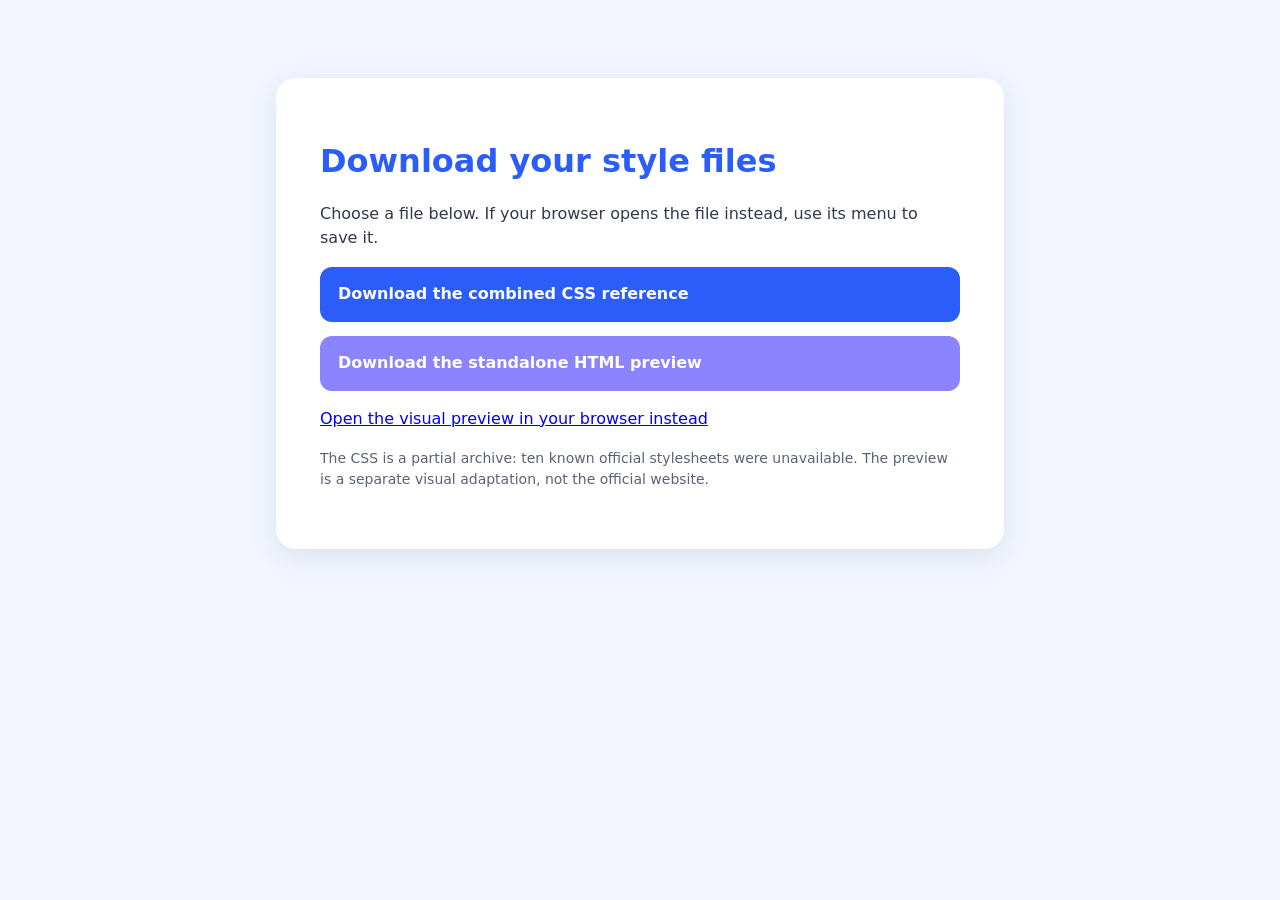
<file: clones/umamusume.com/DOWNLOAD.html>
<!doctype html>
<html lang="en">
<head>
<meta charset="utf-8">
<meta name="viewport" content="width=device-width, initial-scale=1">
<title>Download the Umamusume style files</title>
<style>
body{font:16px/1.55 system-ui,sans-serif;color:#32384d;background:#f3f6ff;margin:0;padding:24px}main{max-width:640px;margin:6vh auto;background:white;border-radius:20px;padding:clamp(24px,6vw,44px);box-shadow:0 8px 30px #2233681c}h1{line-height:1.15;color:#2a5dfa}a.button{display:block;margin:14px 0;padding:15px 18px;background:#2a5dfa;color:white;text-decoration:none;font-weight:700;border-radius:12px}a.secondary{background:#8c83ff}.note{font-size:14px;color:#5a6278}a:focus-visible{outline:3px solid #111;outline-offset:3px}
</style>
</head>
<body><main>
<h1>Download your style files</h1>
<p>Choose a file below. If your browser opens the file instead, use its menu to save it.</p>
<a class="button" href="UMAMUSUME_COMBINED_REFERENCE.css" download="UMAMUSUME_COMBINED_REFERENCE.css">Download the combined CSS reference</a>
<a class="button secondary" href="UMAMUSUME_PREVIEW.html" download="UMAMUSUME_PREVIEW.html">Download the standalone HTML preview</a>
<p><a href="UMAMUSUME_PREVIEW.html">Open the visual preview in your browser instead</a></p>
<p class="note">The CSS is a partial archive: ten known official stylesheets were unavailable. The preview is a separate visual adaptation, not the official website.</p>
</main></body></html>
</file>
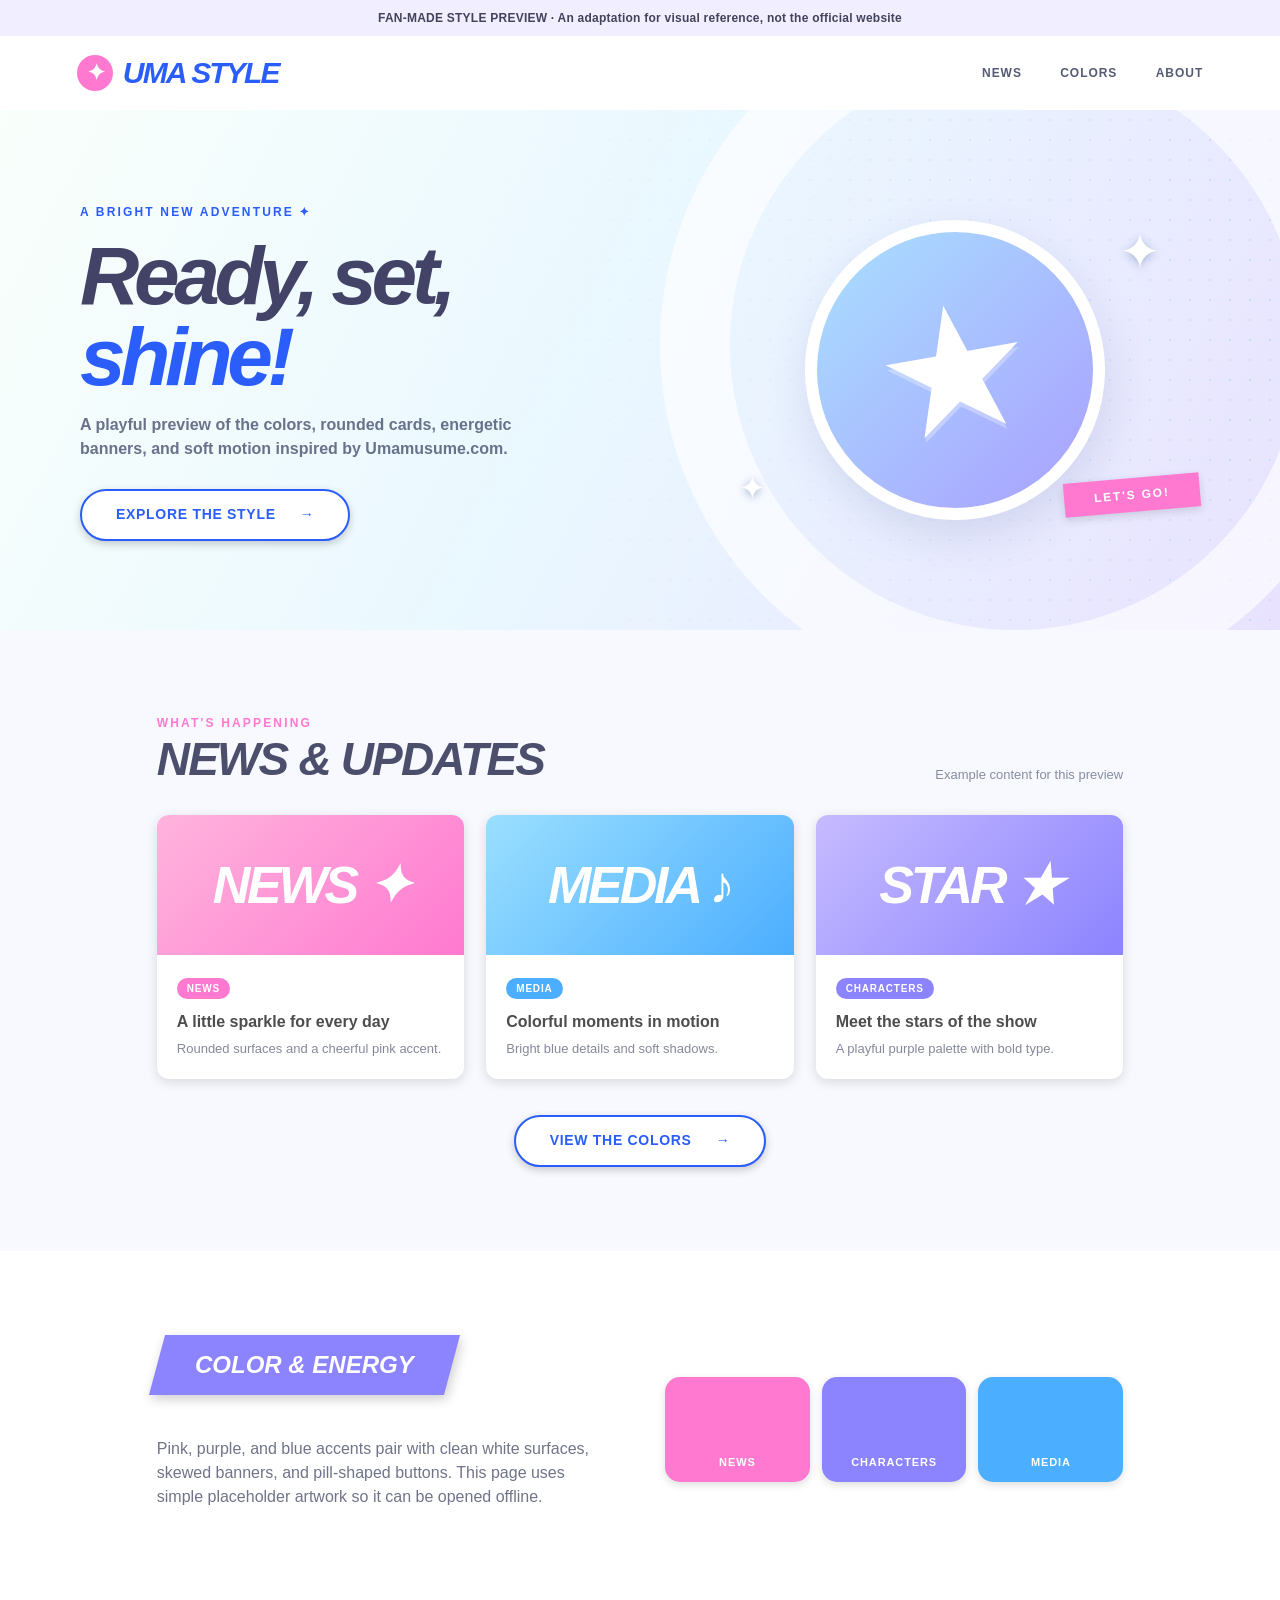
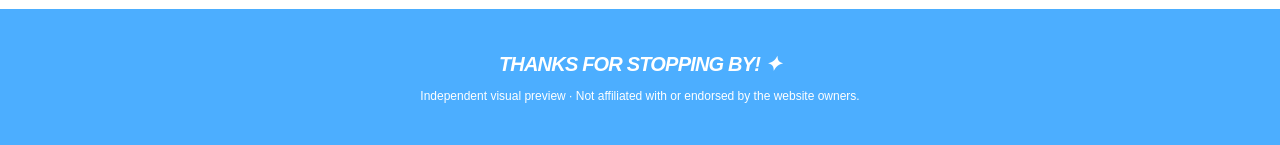
<file: clones/umamusume.com/UMAMUSUME_PREVIEW.html>
<!doctype html>
<html lang="en">
<head>
<meta charset="utf-8">
<meta name="viewport" content="width=device-width, initial-scale=1">
<title>Umamusume-inspired style preview</title>
<style>
/* Standalone visual adaptation, not official source or a complete site clone.
   Colors and component ideas are based on the archived production CSS. */
:root {
  color-scheme: light;
  --ink: #4d4d4d;
  --blue: rgb(42, 93, 250);
  --pink: rgb(255, 121, 208);
  --purple: rgb(140, 131, 255);
  --green: rgb(60, 167, 50);
  --sky: rgb(76, 174, 255);
  --soft: #f1efff;
  --ease: cubic-bezier(.19, 1, .22, 1);
  font-family: Arial, Helvetica, sans-serif;
}
* { box-sizing: border-box; }
html { scroll-behavior: smooth; }
body { margin: 0; background: #fff; color: var(--ink); line-height: 1.5; }
a { color: inherit; }
a:focus-visible, button:focus-visible { outline: 3px solid #141414; outline-offset: 4px; }
.notice { padding: 9px 18px; text-align: center; color: #42435b; background: #f1efff; font-size: 12px; font-weight: 700; letter-spacing: .02em; }
.header { display: flex; align-items: center; justify-content: space-between; gap: 24px; max-width: 1400px; margin: auto; padding: 19px 6%; }
.brand { text-decoration: none; display: inline-flex; align-items: center; gap: 10px; line-height: 1; color: var(--blue); font-weight: 900; letter-spacing: -.06em; font-style: italic; font-size: clamp(20px, 2.5vw, 30px); }
.brand-mark { display: grid; place-items: center; width: 36px; height: 36px; border-radius: 50%; color: white; background: var(--pink); font-size: 22px; font-style: normal; }
.nav { display: flex; align-items: center; justify-content: end; flex-wrap: wrap; gap: clamp(16px, 3vw, 42px); }
.nav a { color: #555b74; text-decoration: none; text-transform: uppercase; font-size: 12px; font-weight: 800; letter-spacing: .08em; }
.nav a:hover { color: var(--blue); }
.hero { position: relative; overflow: hidden; min-height: 520px; display: flex; align-items: center; background: linear-gradient(118deg, #f9fffb 0%, #eaf8ff 46%, #e8e2ff 100%); }
.hero::before { content: ""; position: absolute; inset: 0; opacity: .35; background-image: radial-gradient(#9bc9f0 1.5px, transparent 1.5px); background-size: 20px 20px; mask-image: linear-gradient(90deg, transparent 30%, #000); }
.hero::after { content: ""; position: absolute; width: 570px; height: 570px; right: -90px; top: -120px; border: 70px solid #ffffffa8; border-radius: 50%; }
.hero-inner { position: relative; z-index: 1; width: min(1120px, 88%); margin: 0 auto; display: grid; grid-template-columns: 1.1fr .9fr; align-items: center; gap: 30px; padding: 60px 0; }
.eyebrow { display: inline-block; color: var(--blue); font-size: 12px; font-weight: 900; letter-spacing: .18em; text-transform: uppercase; }
h1 { margin: 13px 0 16px; color: #434367; font-size: clamp(44px, 6.5vw, 82px); line-height: .98; font-style: italic; letter-spacing: -.065em; }
h1 span { color: var(--blue); }
.hero p { max-width: 470px; margin: 0 0 28px; color: #68728a; font-weight: 600; }
.button { display: inline-flex; justify-content: center; align-items: center; min-height: 52px; padding: 12px 34px; border: 2px solid currentColor; border-radius: 999px; background: white; color: var(--blue); text-decoration: none; font-size: 14px; font-weight: 800; letter-spacing: .05em; box-shadow: 0 3px 9px #0003; transition: transform .3s cubic-bezier(.175,.885,.32,1.275); }
.button::after { content: "→"; margin-left: 24px; }
@media (hover: hover) and (pointer: fine) { .button:hover { transform: scale(.95); transition: transform .5s var(--ease); } .card:hover { transform: scale(.98); } }
.art { position: relative; min-height: 360px; display: grid; place-items: center; }
.art-circle { display: grid; place-items: center; width: min(300px, 75vw); aspect-ratio: 1; border: 12px solid #fff; border-radius: 50%; background: linear-gradient(145deg, #a8dfff, #aaa0ff); box-shadow: 0 16px 40px #596aa32b; transform: rotate(-10deg); }
.art-circle span { display: block; color: white; font-size: clamp(95px, 15vw, 175px); line-height: 1; text-shadow: 0 5px 0 #ffffff4d; }
.spark { position: absolute; color: #fff; font-size: 50px; text-shadow: 0 2px 8px #a1b2d2; }
.spark.one { top: 25px; right: 8%; } .spark.two { bottom: 38px; left: 6%; font-size: 32px; }
.ribbon { position: absolute; right: 0; bottom: 38px; padding: 8px 30px; background: var(--pink); color: #fff; font-size: 12px; font-weight: 900; letter-spacing: .15em; transform: rotate(-5deg); box-shadow: 0 3px 8px #0002; }
main { overflow: hidden; }
.section { max-width: 1120px; margin: auto; padding: 84px 6%; }
.section-head { display: flex; align-items: end; justify-content: space-between; gap: 20px; margin-bottom: 30px; }
.kicker { margin: 0; color: var(--pink); text-transform: uppercase; letter-spacing: .18em; font-size: 12px; font-weight: 900; }
h2 { margin: 2px 0 0; font-size: clamp(32px, 4vw, 46px); line-height: 1.1; font-style: italic; letter-spacing: -.04em; color: #4b4f6c; }
.section-head > p { margin: 0; color: #878ca0; font-size: 13px; }
.news-wrap { background: #f7f9ff; }
.cards { display: grid; grid-template-columns: repeat(3, 1fr); gap: 22px; }
.card { overflow: hidden; border-radius: 12px; background: #fff; box-shadow: 0 3px 12px #0002; transition: transform .3s cubic-bezier(.175,.885,.32,1.275); }
.card-visual { display: flex; align-items: center; justify-content: center; min-height: 140px; color: white; font-size: 52px; font-weight: 900; letter-spacing: -.06em; font-style: italic; }
.card-visual.pink { background: linear-gradient(135deg, #ffb4dd, #ff79d0); }
.card-visual.blue { background: linear-gradient(135deg, #9adfff, #4caeff); }
.card-visual.purple { background: linear-gradient(135deg, #c6bbff, #8c83ff); }
.card-body { padding: 20px; }
.tag { display: inline-block; padding: 3px 10px; color: white; background: var(--pink); border-radius: 999px; font-size: 10px; font-weight: 900; letter-spacing: .08em; }
.tag.blue { background: var(--sky); } .tag.purple { background: var(--purple); }
.card h3 { margin: 12px 0 7px; color: #4d4d4d; font-size: 16px; line-height: 1.35; }
.card p { margin: 0; color: #85899a; font-size: 13px; }
.center { text-align: center; margin-top: 36px; }
.section-title { display: inline-block; position: relative; margin-bottom: 26px; padding: 12px 38px; color: white; background: var(--purple); transform: skew(-15deg); box-shadow: 3px 4px 12px #0003; }
.section-title span { display: block; transform: skew(15deg); font-size: 24px; font-weight: 900; font-style: italic; }
.patterns { display: grid; grid-template-columns: 1fr 1fr; align-items: center; gap: 50px; }
.patterns p { max-width: 510px; color: #707489; }
.palette { display: grid; grid-template-columns: repeat(3, 1fr); gap: 12px; }
.swatch { height: 105px; border-radius: 15px; display: grid; place-items: end center; padding: 12px; color: #fff; font-size: 11px; font-weight: 900; letter-spacing: .08em; box-shadow: 0 3px 9px #0002; }
.swatch:nth-child(1) { background: var(--pink); } .swatch:nth-child(2) { background: var(--purple); } .swatch:nth-child(3) { background: var(--sky); }
.footer { padding: 40px 6%; text-align: center; color: #fff; background: #4caeff; }
.footer strong { font-size: 20px; font-style: italic; letter-spacing: -.04em; }
.footer p { margin: 8px 0 0; font-size: 12px; }
@media (max-width: 899.98px) {
  .header { padding: 16px 5%; } .nav { gap: 12px; } .nav a { font-size: 10px; }
  .hero { min-height: 0; } .hero-inner { grid-template-columns: 1fr 1fr; padding: 60px 0; }
  .art { min-height: 250px; } .art-circle { width: min(240px, 34vw); border-width: 8px; }
  .art-circle span { font-size: clamp(60px, 12vw, 120px); } .ribbon { right: -20px; bottom: 10px; }
  .cards { gap: 12px; } .section { padding: 60px 5%; }
}
@media (max-width: 600px) {
  .header { align-items: flex-start; flex-direction: column; gap: 13px; } .nav { justify-content: start; }
  .hero-inner { grid-template-columns: 1fr; padding: 48px 0 38px; gap: 14px; }
  .art { min-height: 210px; } .art-circle { width: 210px; } .art-circle span { font-size: 100px; }
  .spark.one { right: 18%; } .spark.two { left: 18%; } .ribbon { right: 5%; }
  .cards, .patterns { grid-template-columns: 1fr; } .patterns { gap: 24px; }
  .card-visual { min-height: 125px; } .section-head { align-items: start; flex-direction: column; gap: 6px; }
}
@media (prefers-reduced-motion: reduce) { html { scroll-behavior: auto; } *, *::before, *::after { transition-duration: .01ms !important; animation-duration: .01ms !important; } }
</style>
</head>
<body>
<div class="notice">FAN-MADE STYLE PREVIEW · An adaptation for visual reference, not the official website</div>
<header class="header" id="top">
  <a class="brand" href="#top"><span class="brand-mark" aria-hidden="true">✦</span> UMA STYLE</a>
  <nav class="nav" aria-label="Preview navigation"><a href="#news">News</a><a href="#colors">Colors</a><a href="#about">About</a></nav>
</header>
<main>
  <section class="hero" id="about">
    <div class="hero-inner">
      <div><span class="eyebrow">A bright new adventure ✦</span><h1>Ready, set,<br><span>shine!</span></h1><p>A playful preview of the colors, rounded cards, energetic banners, and soft motion inspired by Umamusume.com.</p><a class="button" href="#news">EXPLORE THE STYLE</a></div>
      <div class="art" aria-hidden="true"><span class="spark one">✦</span><div class="art-circle"><span>★</span></div><span class="spark two">✦</span><span class="ribbon">LET'S GO!</span></div>
    </div>
  </section>
  <div class="news-wrap"><section class="section" id="news">
    <div class="section-head"><div><p class="kicker">What's happening</p><h2>NEWS &amp; UPDATES</h2></div><p>Example content for this preview</p></div>
    <div class="cards">
      <article class="card"><div class="card-visual pink" aria-hidden="true">NEWS ✦</div><div class="card-body"><span class="tag">NEWS</span><h3>A little sparkle for every day</h3><p>Rounded surfaces and a cheerful pink accent.</p></div></article>
      <article class="card"><div class="card-visual blue" aria-hidden="true">MEDIA ♪</div><div class="card-body"><span class="tag blue">MEDIA</span><h3>Colorful moments in motion</h3><p>Bright blue details and soft shadows.</p></div></article>
      <article class="card"><div class="card-visual purple" aria-hidden="true">STAR ★</div><div class="card-body"><span class="tag purple">CHARACTERS</span><h3>Meet the stars of the show</h3><p>A playful purple palette with bold type.</p></div></article>
    </div><div class="center"><a class="button" href="#colors">VIEW THE COLORS</a></div>
  </section></div>
  <section class="section patterns" id="colors"><div><div class="section-title"><span>COLOR &amp; ENERGY</span></div><p>Pink, purple, and blue accents pair with clean white surfaces, skewed banners, and pill-shaped buttons. This page uses simple placeholder artwork so it can be opened offline.</p></div><div class="palette" aria-label="Sample pink, purple, and blue color palette"><div class="swatch">NEWS</div><div class="swatch">CHARACTERS</div><div class="swatch">MEDIA</div></div></section>
</main>
<footer class="footer"><strong>THANKS FOR STOPPING BY! ✦</strong><p>Independent visual preview · Not affiliated with or endorsed by the website owners.</p></footer>
</body>
</html>
</file>
